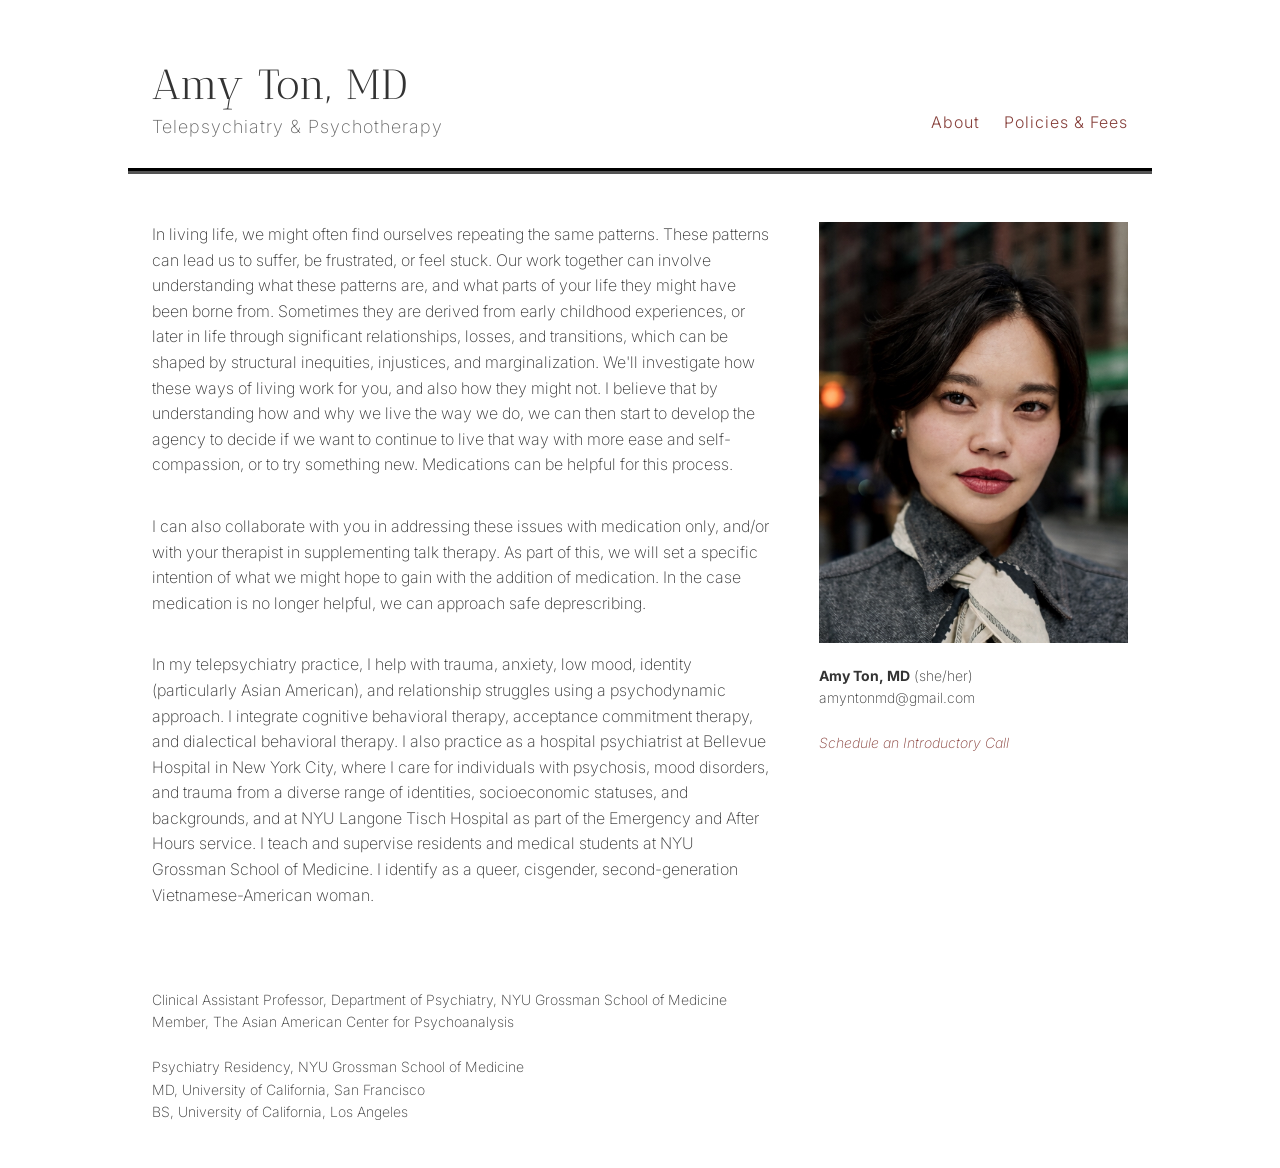
<file: index.html>
<!DOCTYPE html>
<html>
  <head>
    <title>Amy Ton MD – Psychiatry & Psychotherapy</title>
    <meta charset="utf-8" />
    <meta http-equiv="X-UA-Compatible" content="IE=edge">
    <meta name="viewport" content="width=device-width, initial-scale=1.0, maximum-scale=1.0">
    <meta name="description" content="Board-Certified Psychiatrist Dr. Amy Ton M.D. offers psychiatry and psychotherapy to adults in New York State through telemedicine.">
    <meta name="author" content="Amy Ton MD" />
    <link rel="stylesheet" type="text/css" href="style.css" />
    <link rel="stylesheet" href="https://fonts.googleapis.com/css?family=Kalnia">
    <link rel="stylesheet" href="https://fonts.googleapis.com/css2?family=Inter:ital,opsz,wght@0,14..32,100..900;1,14..32,100..900&display=swap">
    <link rel="stylesheet" href="https://fonts.googleapis.com/css?family=Antic+Didone">
    <link href="https://assets.calendly.com/assets/external/widget.css" rel="stylesheet">
    <script src="https://assets.calendly.com/assets/external/widget.js" type="text/javascript" async></script>
  </head>

  <body>
    <div class="container">
      <header class="masthead">
        <hgroup class="site-info">
          <h1 class="site-name"><a href="index.html">Amy Ton, MD</a></h1>
          <h2 class="site-description">Telepsychiatry & Psychotherapy</h2>
        </hgroup>
        <nav>
          <a href="index.html">About</a>
          <a href="policies.html">Policies & Fees</a>
        </nav>
      </header>
    </div>

    <div class="container">
      <div class="main-content">
        <div class="left">
          <p>In living life, we might often find ourselves repeating the same patterns. These patterns can lead us to suffer, be frustrated, or feel stuck. Our work together can involve understanding what these patterns are, and what parts of your life they might have been borne from. Sometimes they are derived from early childhood experiences, or later in life through significant relationships, losses, and transitions, which can be shaped by structural inequities, injustices, and marginalization. We'll investigate how these ways of living work for you, and also how they might not. I believe that by understanding how and why we live the way we do, we can then start to develop the agency to decide if we want to continue to live that way with more ease and self-compassion, or to try something new. Medications can be helpful for this process.</p>
          <p>I can also collaborate with you in addressing these issues with medication only, and/or with your therapist in supplementing talk therapy. As part of this, we will set a specific intention of what we might hope to gain with the addition of medication. In the case medication is no longer helpful, we can approach safe deprescribing.</p>
          <p>In my telepsychiatry practice, I help with trauma, anxiety, low mood, identity (particularly Asian American), and relationship struggles using a psychodynamic approach. I integrate cognitive behavioral therapy, acceptance commitment therapy, and dialectical behavioral therapy. I also practice as a hospital psychiatrist at Bellevue Hospital in New York City, where I care for individuals with psychosis, mood disorders, and trauma from a diverse range of identities, socioeconomic statuses, and backgrounds, and at NYU Langone Tisch Hospital as part of the Emergency and After Hours service. I teach and supervise residents and medical students at NYU Grossman School of Medicine. I identify as a queer, cisgender, second-generation Vietnamese-American woman.</p><br /><br />
          Clinical Assistant Professor, Department of Psychiatry, NYU Grossman School of Medicine<br />
            Member, The Asian American Center for Psychoanalysis<br /><br />
            Psychiatry Residency, NYU Grossman School of Medicine<br />
            MD, University of California, San Francisco<br />
            BS, University of California, Los Angeles
        <br /><br /><br />
        </div>
        <div class="right">
          <img src="images/portraithighcrop.jpg"><br />
          <b>Amy Ton, MD</b> (she/her)<br />
          amyntonmd@gmail.com<br /><br />
          <i><a href="" onclick="Calendly.initPopupWidget({url: 'https://calendly.com/amyntonmd/30min?hide_gdpr_banner=1&primary_color=87403b'});return false;">Schedule an Introductory Call</a></i>
          <br /><br /><br />
          
        </div>
      </div>
    </div>
  </body>
</html>
</file>
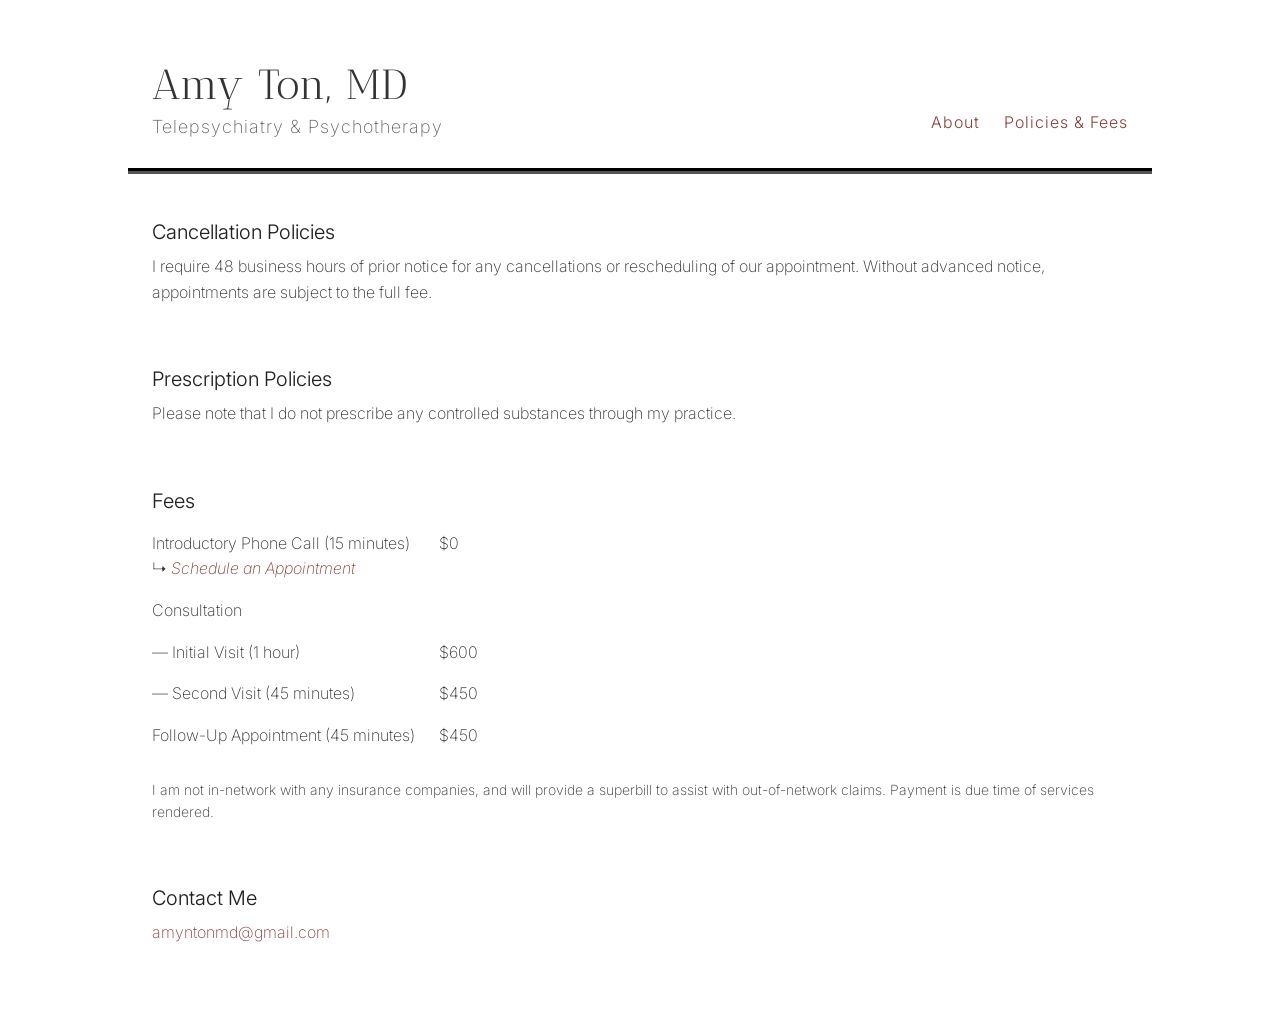
<file: policies.html>
<!DOCTYPE html>
<html>
  <head>
    <title>Policies & Fees – Amy Ton MD – Telepsychiatry & Psychotherapy</title>
    <meta charset="utf-8" />
    <meta http-equiv="X-UA-Compatible" content="IE=edge">
    <meta name="viewport" content="width=device-width, initial-scale=1.0, maximum-scale=1.0">
    <meta name="description" content="Board-Certified Psychiatrist Dr. Amy Ton M.D. offers psychiatry and psychotherapy to adults in New York State through telemedicine.">
    <meta name="author" content="Amy Ton M.D." />
    <link rel="stylesheet" type="text/css" href="style.css" />
    <link rel="stylesheet" href="https://fonts.googleapis.com/css?family=Kalnia">
    <link rel="stylesheet" href="https://fonts.googleapis.com/css2?family=Inter:ital,opsz,wght@0,14..32,100..900;1,14..32,100..900&display=swap">
    <link rel="stylesheet" href="https://fonts.googleapis.com/css?family=Antic+Didone">
    <link href="https://assets.calendly.com/assets/external/widget.css" rel="stylesheet">
    <script src="https://assets.calendly.com/assets/external/widget.js" type="text/javascript" async></script>
  </head>

  <body>
    <div class="container">
      <header class="masthead">
        <hgroup class="site-info">
          <h1 class="site-name"><a href="index.html">Amy Ton, MD</a></h1>
          <h2 class="site-description">Telepsychiatry & Psychotherapy</h2>
        </hgroup>
        <nav>
          <a href="index.html">About</a>
          <a href="policies.html">Policies & Fees</a>
        </nav>
      </header>
    </div>

    <div class="container">
      <div class="main-content">
        <div class="left">
          <div class="policy-row">
            <h3>Cancellation Policies</h3>
            <p>I require 48 business hours of prior notice for any cancellations or rescheduling of our appointment. Without advanced notice, appointments are subject to the full fee.</p>
          </div>
          <div class="policy-row">
            <h3>Prescription Policies</h3>
            <p>Please note that I do not prescribe any controlled substances through my practice.</p>
          </div>

          <div class="policy-row">
            <h3>Fees</h3>
            <table class="fees-table">
              <tr>
                <td>Introductory Phone Call (15 minutes)
                <br />↳ <i><a href="" onclick="Calendly.initPopupWidget({url: 'https://calendly.com/amyntonmd/30min?hide_event_type_details=1&hide_gdpr_banner=1&primary_color=87403b'});return false;">Schedule an Appointment</a></i>
</td>
                <td>$0</td>
   
              </tr>
              <tr><td>Consultation</td></tr>
                <tr>
                <td> — Initial Visit (1 hour)</td>
                <td>$600</td>
              </tr>
              <tr>
                <td> — Second Visit (45 minutes)</td>
                <td>$450</td>
              </tr>
              <tr>
                <td>Follow-Up Appointment (45 minutes)</td>
                <td>$450</td>
              </tr>
            </table>
            <br />I am not in-network with any insurance companies, and will provide a superbill to assist with out-of-network claims. Payment is due time of services rendered.
          </div>

          <div class="policy-row">
            <h3>Contact Me</h3>
            <p><a href="mailto:amyntonmd@gmail.com">amyntonmd@gmail.com</a></p>
          </div>
        </div>
      </div>
    </div>
  </body>
</html>
</file>
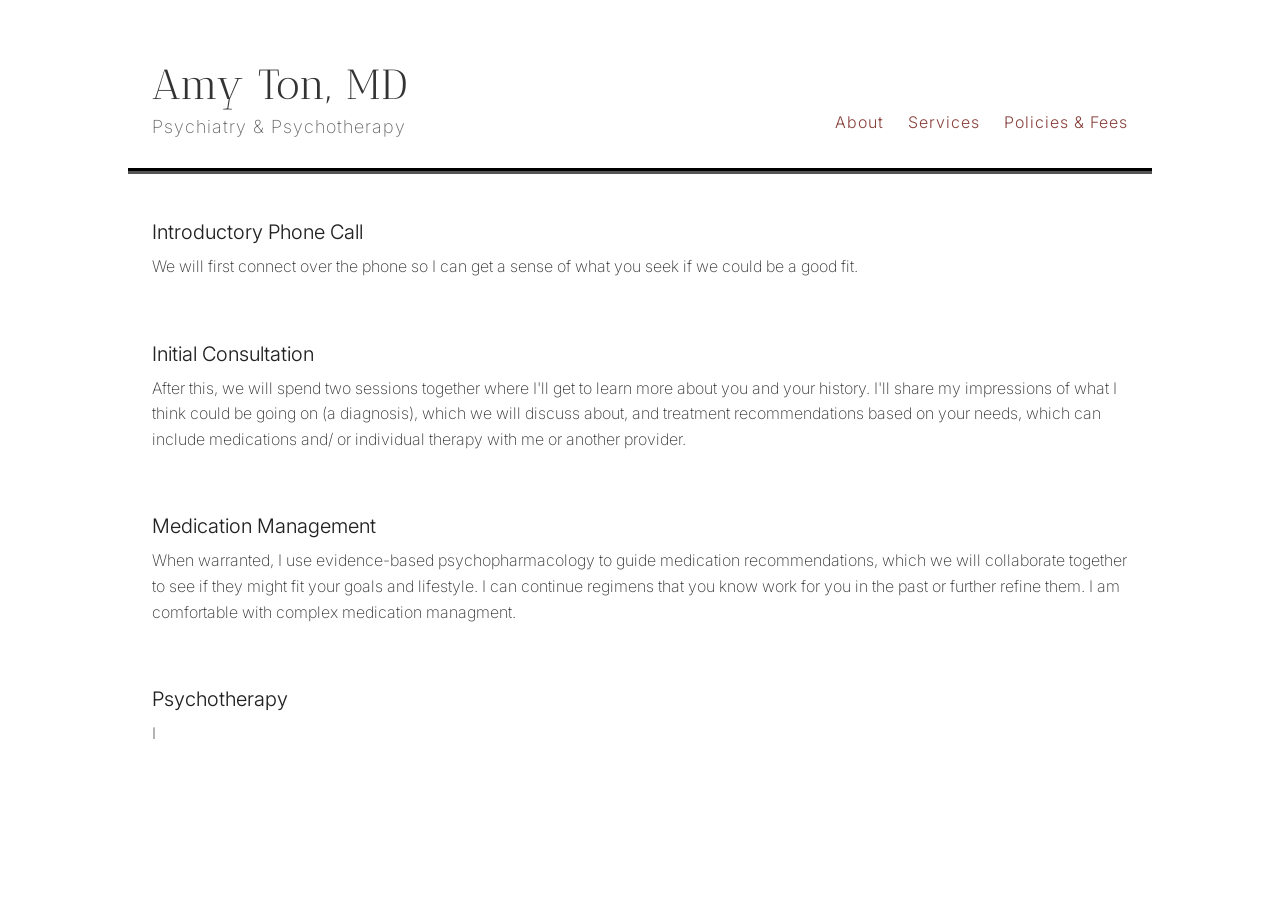
<file: services.html>
<!DOCTYPE html>
<html>
  <head>
    <title>Services – Amy Ton MD – Psychiatry & Psychotherapy</title>
    <meta charset="utf-8" />
    <meta http-equiv="X-UA-Compatible" content="IE=edge">
    <meta name="viewport" content="width=device-width, initial-scale=1.0, maximum-scale=1.0">
    <meta name="description" content="Psychiatry & Psychotherapy">
    <meta name="author" content="Amy Ton M.D." />
    <link rel="stylesheet" type="text/css" href="style.css" />
    <link rel="stylesheet" href="https://fonts.googleapis.com/css?family=Kalnia">
    <link rel="stylesheet" href="https://fonts.googleapis.com/css2?family=Inter:ital,opsz,wght@0,14..32,100..900;1,14..32,100..900&display=swap">
    <link rel="stylesheet" href="https://fonts.googleapis.com/css?family=Antic+Didone">
    <link href="https://assets.calendly.com/assets/external/widget.css" rel="stylesheet">
    <script src="https://assets.calendly.com/assets/external/widget.js" type="text/javascript" async></script>
  </head>

  <body>
    <div class="container">
      <header class="masthead">
        <hgroup class="site-info">
          <h1 class="site-name"><a href="index.html">Amy Ton, MD</a></h1>
          <h2 class="site-description">Psychiatry & Psychotherapy</h2>
        </hgroup>
        <nav>
          <a href="index.html">About</a>
          <a href="services.html">Services</a>
          <a href="policies.html">Policies & Fees</a>
        </nav>
      </header>
    </div>

    <div class="container">
      <div class="main-content">
        <div class="left">
          <div class="policy-row">
            <h3>Introductory Phone Call</h3>
            <p>We will first connect over the phone so I can get a sense of what you seek if we could be a good fit.</p>
          </div>
          <div class="policy-row">
            <h3>Initial Consultation</h3>
            <p>After this, we will spend two sessions together where I'll get to learn more about you and your history. I'll share my impressions of what I think could be going on (a diagnosis), which we will discuss about, and treatment recommendations based on your needs, which can include medications and/ or individual therapy with me or another provider.</p>
          </div>
          <div class="policy-row">
            <h3>Medication Management</h3>
            <p>When warranted, I use evidence-based psychopharmacology to guide medication recommendations, which we will collaborate together to see if they might fit your goals and lifestyle. I can continue regimens that you know work for you in the past or further refine them. I am comfortable with complex medication managment.</p>
          </div>

          <div class="policy-row">
            <h3>Psychotherapy</h3>
            <p>I </p></div>
          </div>
        </div>
      </div>
    </div>
  </body>
</html>
</file>
<file: style.css>
/***************/
/* MEYER RESET */
/***************/
html, body, div, h1, h2, h3, p, a, img, article, header, hgroup, nav,
table, tbody, tr, td {
  margin: 0;
  padding: 0;
  border: 0;
  font-size: 100%;
  font: inherit;
  vertical-align: baseline;
}

article, header, hgroup, nav {
  display: block;
}

*, *:before, *:after {
  -moz-box-sizing: border-box;
  -webkit-box-sizing: border-box;
  box-sizing: border-box;
}

/**************/
/* BASE RULES */
/**************/
html {
  font-size: 100%;
}

body {
  background: #ffffff;
  font-family: 'Inter', sans-serif;
  font-weight: 200;
  font-size: 14px;
  line-height: 1.6;
  color: #333;
}

.container {
  margin: 0 auto;
  /* max-width: 1000px; */
  width: 80%;
}

h1, h2, h3 {
  font-family: 'Inter', sans-serif;
  color: #222;
  font-weight: 325;
  line-height: 1;
  margin: 0;
  padding: 0;
}
@media screen and (max-width: 640px) {
  h1, h2, h3 {
    line-height: 1.4;
  }
}

h1 {
  font-size: 30px;
}
h1 a {
  color: inherit;
}

h2 {
  font-size: 24px;
}

h3 {
  font-size: 20px;
  margin-bottom: 12px;
}

p {
  margin-bottom: 36px;
}

a {
  color: #87403b;
  text-decoration: none;
  cursor: poInter;
}
a:hover, a:active {
  color: #87403b;
}

img {
  max-width: 100%;
}

/*********************/
/* LAYOUT / SECTIONS */
/*********************/

.masthead {
  display: flex;
  flex-wrap: wrap;
  align-items: flex-end;
  justify-content: space-between;
  gap: 24px;
  padding: 64px 24px 32px;
  border-bottom: 6px groove #000;
  margin-bottom: 48px;
}
@media screen and (max-width: 640px) {
  .masthead {
    flex-direction: column;
    align-items: center;
    text-align: center;
  }
}

.site-name {
  margin: 0;
  color: #333;
  cursor: poInter;
  font-family: 'Antic Didone', serif;
  font-weight: 400;
  font-size: 42px;
  letter-spacing: 1px;
  margin-bottom: 12px;
}

.site-description {
  color: #666;
  font-family: 'Inter', sans-serif;
  font-weight: 200;
  font-size: 18px;
  letter-spacing: 1px;
}

.main-content {
  padding: 0 24px;
  display: flex;
  flex-direction: row;
  align-items: flex-start;
  justify-content: flex-start;
  gap: 48px;
}

.main-content .left {
  margin-top: 0px;
  flex: 2 1 0;
  min-width: 0;
}

.main-content .right {
  flex: 1 1 0;
  min-width: 0;
}

.main-content p {
  line-height: 1.6;
  font-size: 16px;
}

.main-content .right img {
  display: block;
  width: 100%;
  height: auto;
  margin-left: auto;
}

.policy-row {
  margin-bottom: 64px;
}

.main-content .fees-table {
  border-collapse: collapse;
  border: none;
  font-size: 16px;
  line-height: 1.6;
}

.main-content .fees-table td {
  padding: 8px 24px 8px 0;
  border: none;
  vertical-align: top;
}

@media screen and (max-width: 640px) {
  .main-content {
    flex-direction: column;
  }

  .main-content .left,
  .main-content .right {
    flex: none;
    width: 100%;
  }

  .site-description {
    margin: 3px 0;
  }
}

nav {
  margin-top: 0px;
  font-family: 'Inter', sans-serif;
  font-weight: 200;
  font-size: 16px;
}
@media screen and (max-width: 640px) {
  nav {
    margin-top: 9px;
    font-size: 16px;
  }
}
nav a {
  margin-left: 20px;
  text-align: right;
  font-weight: 300;
  letter-spacing: 1px;
}
@media screen and (max-width: 640px) {
  nav a {
    margin: 0 10px;
    text-align: center;
  }
}
</file>
